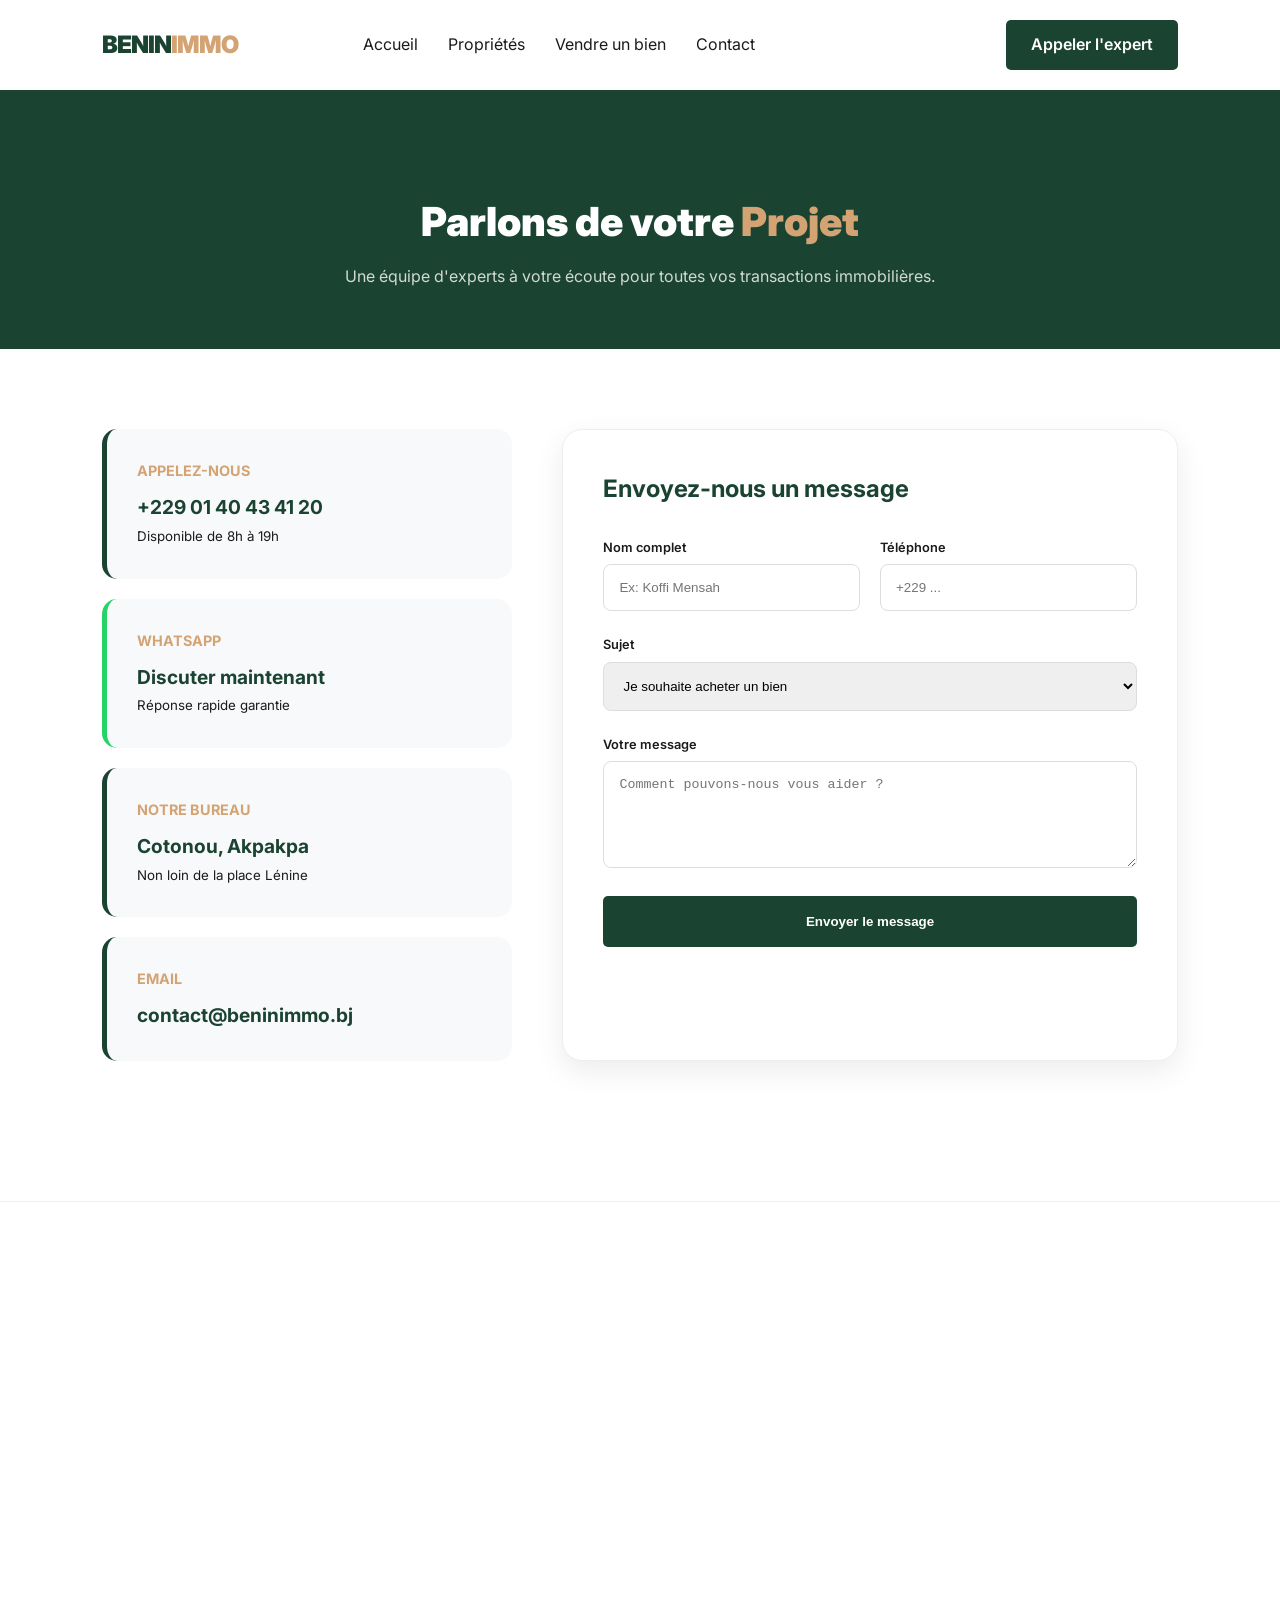
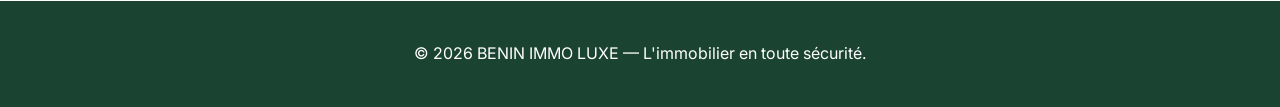
<file: contact.html>
<!DOCTYPE html>
<html lang="fr">
<head>
    <meta charset="UTF-8">
    <meta name="viewport" content="width=device-width, initial-scale=1.0">
    <title>Contactez-nous | Benin Immo Luxe</title>
    <link href="https://fonts.googleapis.com/css2?family=Inter:wght@300;400;600;700;900&display=swap" rel="stylesheet">
    <link rel="stylesheet" href="css/theme.css">
    <link rel="stylesheet" href="css/main.css">
    <link rel="stylesheet" href="css/responsive.css">
    <style>
        .contact-wrapper {
            display: grid;
            grid-template-columns: 1fr 1.5fr;
            gap: 50px;
            padding: 80px 8%;
        }

        /* Cartes de contact direct */
        .contact-methods {
            display: grid;
            gap: 20px;
        }

        .method-card {
            background: var(--bg-light);
            padding: 30px;
            border-radius: 15px;
            border-left: 5px solid var(--primary-color);
            transition: var(--transition);
        }

        .method-card:hover {
            transform: translateX(10px);
            background: white;
            box-shadow: var(--shadow);
        }

        .method-card h3 {
            font-size: 0.9rem;
            text-transform: uppercase;
            color: var(--accent-color);
            margin-bottom: 10px;
        }

        .method-card p {
            font-size: 1.2rem;
            font-weight: 700;
            color: var(--primary-color);
        }

        /* Formulaire */
        .contact-form-box {
            background: white;
            padding: 40px;
            border-radius: 20px;
            box-shadow: var(--shadow);
            border: 1px solid #eee;
        }

        .input-row {
            display: grid;
            grid-template-columns: 1fr 1fr;
            gap: 20px;
            margin-bottom: 20px;
        }

        .input-field {
            width: 100%;
            padding: 15px;
            border: 1px solid #ddd;
            border-radius: 8px;
            margin-top: 5px;
        }

        .map-container {
            width: 100%;
            height: 400px;
            margin-top: 60px;
            filter: grayscale(0.5);
            border-top: 1px solid #eee;
        }

        @media (max-width: 900px) {
            .contact-wrapper { grid-template-columns: 1fr; }
            .input-row { grid-template-columns: 1fr; }
        }
    </style>
</head>
<body>

    <nav class="navbar">
    <div class="logo">BENIN<span>IMMO</span></div>
    
    <ul class="nav-links" id="navLinks">
        <li><a href="index.html" class="active">Accueil</a></li>
        <li><a href="biens.html">Propriétés</a></li>
        <li><a href="publier.html">Vendre un bien</a></li>
        <li><a href="contact.html">Contact</a></li>
    </ul>

    <div class="menu-toggle" id="mobile-menu">
        <span class="bar"></span>
        <span class="bar"></span>
        <span class="bar"></span>
    </div>

    <div class="nav-contact nav-btn-desktop">
        <a href="tel:+2290140434120" class="btn btn-primary">Appeler l'expert</a>
    </div>
</nav>

   <header style="background: var(--primary-color); color: white; padding: 100px 8% 60px; text-align: center;">
        <h1 style="font-size: 2.5rem; font-weight: 900;">Parlons de votre <span style="color: var(--accent-color);">Projet</span></h1>
        <p style="opacity: 0.8; margin-top: 10px;">Une équipe d'experts à votre écoute pour toutes vos transactions immobilières.</p>
    </header>

    <main class="contact-wrapper">
        
        <div class="contact-methods">
            <div class="method-card">
                <h3>Appelez-nous</h3>
                <p>+229 01 40 43 41 20</p>
                <small>Disponible de 8h à 19h</small>
            </div>

            <a href="https://wa.me/2290140434120" style="text-decoration: none;">
                <div class="method-card" style="border-left-color: #25D366;">
                    <h3>WhatsApp</h3>
                    <p>Discuter maintenant</p>
                    <small>Réponse rapide garantie</small>
                </div>
            </a>

            <div class="method-card">
                <h3>Notre Bureau</h3>
                <p>Cotonou, Akpakpa</p>
                <small>Non loin de la place Lénine</small>
            </div>

            <div class="method-card">
                <h3>Email</h3>
                <p>contact@beninimmo.bj</p>
            </div>
        </div>

        <div class="contact-form-box">
            <h2 style="margin-bottom: 25px; color: var(--primary-color);">Envoyez-nous un message</h2>
            <form id="contactForm">
                <div class="input-row">
                    <div>
                        <label style="font-size: 0.8rem; font-weight: 600;">Nom complet</label>
                        <input type="text" class="input-field" placeholder="Ex: Koffi Mensah">
                    </div>
                    <div>
                        <label style="font-size: 0.8rem; font-weight: 600;">Téléphone</label>
                        <input type="tel" class="input-field" placeholder="+229 ...">
                    </div>
                </div>

                <div style="margin-bottom: 20px;">
                    <label style="font-size: 0.8rem; font-weight: 600;">Sujet</label>
                    <select class="input-field">
                        <option>Je souhaite acheter un bien</option>
                        <option>Je souhaite louer un bien</option>
                        <option>Je souhaite vendre mon bien</option>
                        <option>Autre demande</option>
                    </select>
                </div>

                <div style="margin-bottom: 20px;">
                    <label style="font-size: 0.8rem; font-weight: 600;">Votre message</label>
                    <textarea class="input-field" rows="5" placeholder="Comment pouvons-nous vous aider ?"></textarea>
                </div>

                <button type="submit" class="btn btn-primary" style="width: 100%; padding: 18px;">Envoyer le message</button>
            </form>
        </div>

    </main>

    <div class="map-container">
        <iframe src="https://www.google.com/maps/embed?pb=!1m18!1m12!1m3!1d63428.14022420658!2d2.411606!3d6.367629!2m3!1f0!2f0!3f0!3m2!1i1024!2i768!4f13.1!3m3!1m2!1s0x1023558c42022723%3A0x629676e62d46e321!2sCotonou!5e0!3m2!1sfr!2sbj!4v1700000000000!5m2!1sfr!2sbj" width="100%" height="100%" style="border:0;" allowfullscreen="" loading="lazy"></iframe>
    </div>

    <footer style="background: var(--primary-color); color: white; padding: 40px 8%; text-align: center;">
        <p>© 2026 BENIN IMMO LUXE — L'immobilier en toute sécurité.</p>
    </footer>

    <script src="js/scripts.js"></script>
</body>
</html>
</file>
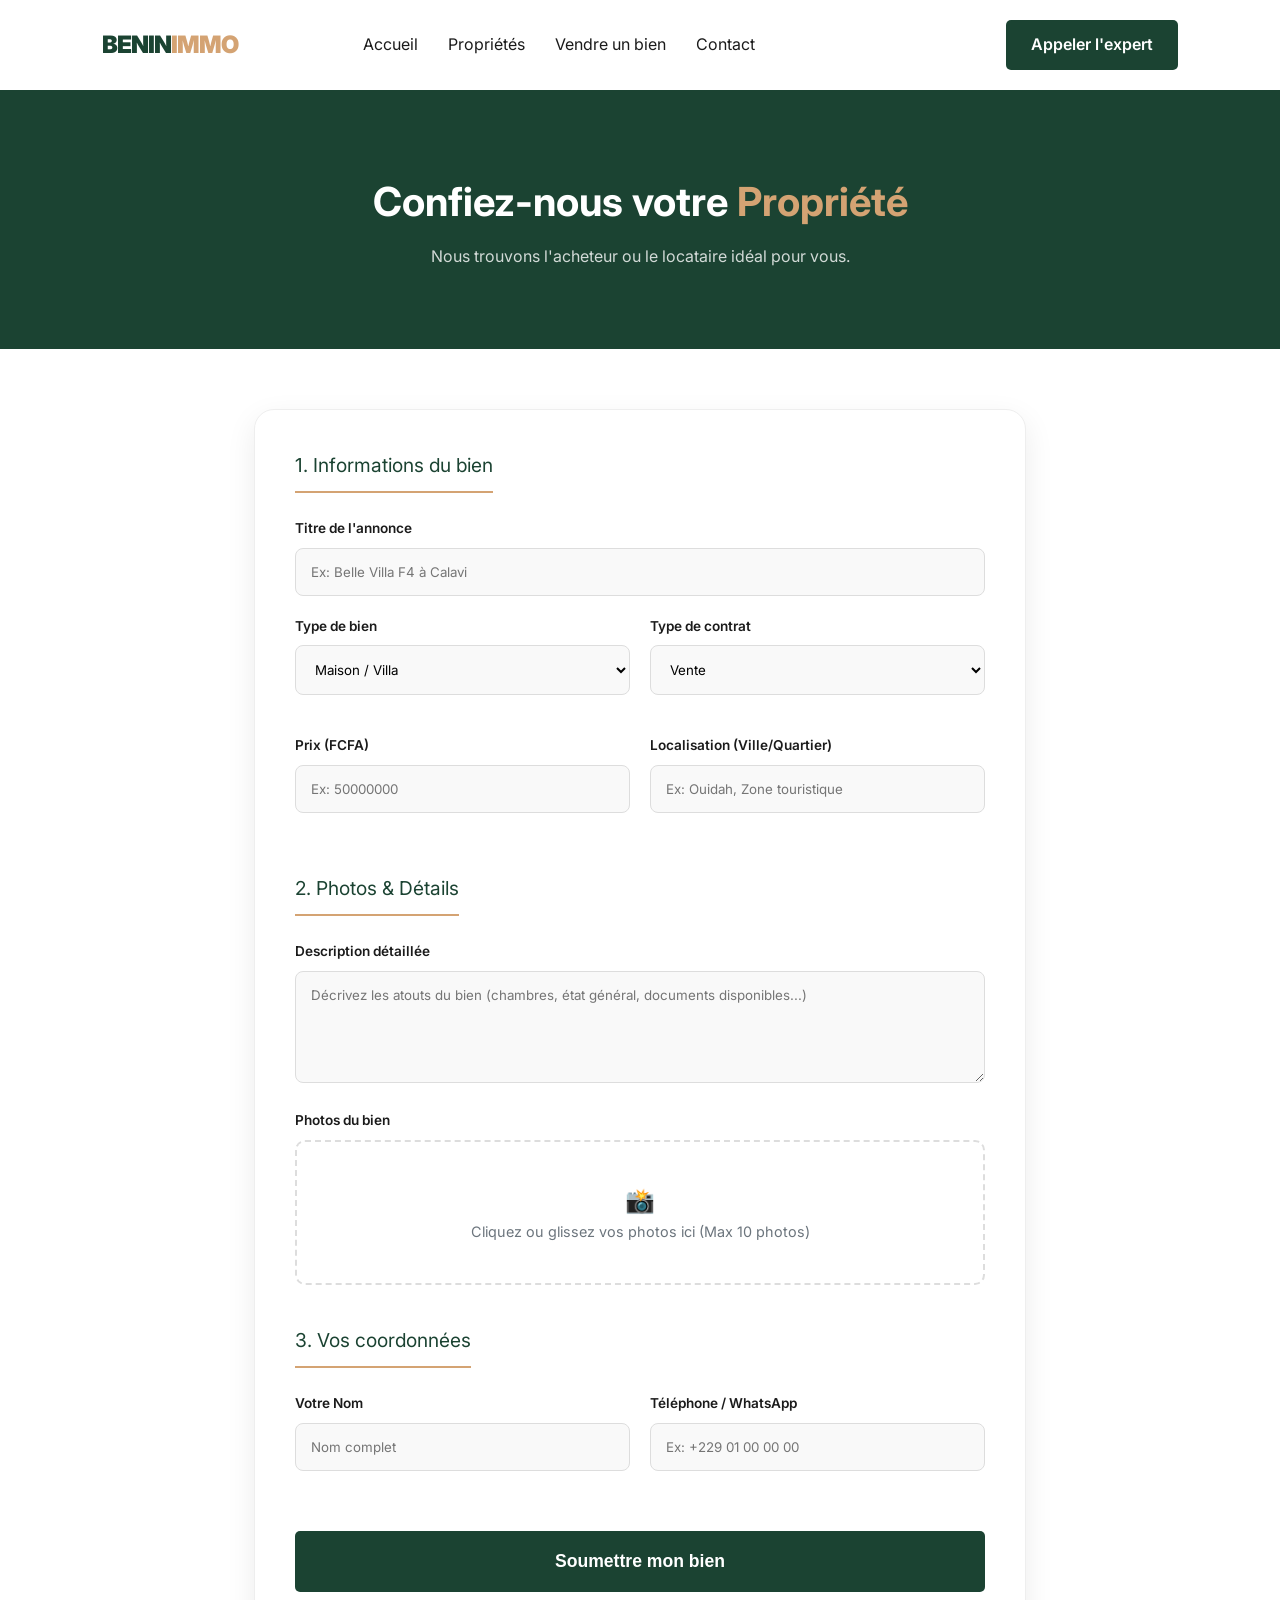
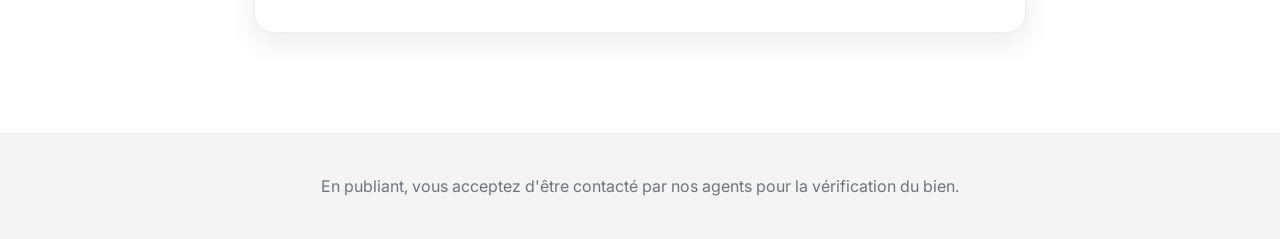
<file: publier.html>
<!DOCTYPE html>
<html lang="fr">
<head>
    <meta charset="UTF-8">
    <meta name="viewport" content="width=device-width, initial-scale=1.0">
    <title>Vendre ou Louer votre bien | Benin Immo Luxe</title>
    <link href="https://fonts.googleapis.com/css2?family=Inter:wght@300;400;600;700;900&display=swap" rel="stylesheet">
    <link rel="stylesheet" href="css/theme.css">
    <link rel="stylesheet" href="css/main.css">
    <link rel="stylesheet" href="css/responsive.css">
    <style>
        .publish-container {
            max-width: 900px;
            margin: 60px auto 100px;
            padding: 0 5%;
        }

        .form-card {
            background: white;
            padding: 40px;
            border-radius: 20px;
            box-shadow: var(--shadow);
            border: 1px solid #eee;
        }

        .form-section-title {
            font-size: 1.2rem;
            color: var(--primary-color);
            margin-bottom: 25px;
            padding-bottom: 10px;
            border-bottom: 2px solid var(--accent-color);
            display: inline-block;
        }

        .grid-inputs {
            display: grid;
            grid-template-columns: 1fr 1fr;
            gap: 20px;
            margin-bottom: 20px;
        }

        .input-group {
            margin-bottom: 20px;
        }

        .input-group label {
            display: block;
            font-size: 0.85rem;
            font-weight: 600;
            margin-bottom: 8px;
            color: var(--text-dark);
        }

        .input-group input, 
        .input-group select, 
        .input-group textarea {
            width: 100%;
            padding: 15px;
            border: 1px solid #ddd;
            border-radius: 8px;
            background: #f9f9f9;
            font-family: 'Inter', sans-serif;
        }

        .input-group input:focus {
            border-color: var(--primary-color);
            background: white;
            outline: none;
        }

        .file-upload {
            border: 2px dashed #ddd;
            padding: 40px;
            text-align: center;
            border-radius: 10px;
            cursor: pointer;
            transition: 0.3s;
        }

        .file-upload:hover {
            border-color: var(--accent-color);
            background: #fffdfa;
        }

        @media (max-width: 600px) {
            .grid-inputs { grid-template-columns: 1fr; }
            .form-card { padding: 25px; }
        }
    </style>
</head>
<body>

    <nav class="navbar">
    <div class="logo">BENIN<span>IMMO</span></div>
    
    <ul class="nav-links" id="navLinks">
        <li><a href="index.html" class="active">Accueil</a></li>
        <li><a href="biens.html">Propriétés</a></li>
        <li><a href="publier.html">Vendre un bien</a></li>
        <li><a href="contact.html">Contact</a></li>
    </ul>

    <div class="menu-toggle" id="mobile-menu">
        <span class="bar"></span>
        <span class="bar"></span>
        <span class="bar"></span>
    </div>

    <div class="nav-contact nav-btn-desktop">
        <a href="tel:+2290140434120" class="btn btn-primary">Appeler l'expert</a>
    </div>
</nav>

   <header style="background: var(--primary-color); color: white; padding: 80px 8%; text-align: center;">
        <h1 style="font-size: 2.5rem;">Confiez-nous votre <span style="color: var(--accent-color);">Propriété</span></h1>
        <p style="opacity: 0.8; margin-top: 10px;">Nous trouvons l'acheteur ou le locataire idéal pour vous.</p>
    </header>
    <main class="publish-container">
        <div class="form-card">
            <form id="publishForm">
                
                <div class="form-section-title">1. Informations du bien</div>
                
                <div class="input-group">
                    <label>Titre de l'annonce</label>
                    <input type="text" placeholder="Ex: Belle Villa F4 à Calavi" required>
                </div>

                <div class="grid-inputs">
                    <div class="input-group">
                        <label>Type de bien</label>
                        <select>
                            <option>Maison / Villa</option>
                            <option>Appartement</option>
                            <option>Terrain / Parcelle</option>
                            <option>Bureau / Commerce</option>
                        </select>
                    </div>
                    <div class="input-group">
                        <label>Type de contrat</label>
                        <select>
                            <option>Vente</option>
                            <option>Location mensuelle</option>
                            <option>Location saisonnière</option>
                        </select>
                    </div>
                </div>

                <div class="grid-inputs">
                    <div class="input-group">
                        <label>Prix (FCFA)</label>
                        <input type="number" placeholder="Ex: 50000000">
                    </div>
                    <div class="input-group">
                        <label>Localisation (Ville/Quartier)</label>
                        <input type="text" placeholder="Ex: Ouidah, Zone touristique">
                    </div>
                </div>

                <div class="form-section-title" style="margin-top: 20px;">2. Photos & Détails</div>
                
                <div class="input-group">
                    <label>Description détaillée</label>
                    <textarea rows="5" placeholder="Décrivez les atouts du bien (chambres, état général, documents disponibles...)"></textarea>
                </div>

                <div class="input-group">
                    <label>Photos du bien</label>
                    <div class="file-upload">
                        <p style="font-size: 1.5rem;">📸</p>
                        <p style="color: var(--text-light); font-size: 0.9rem;">Cliquez ou glissez vos photos ici (Max 10 photos)</p>
                        <input type="file" multiple style="display: none;" id="fileInput">
                    </div>
                </div>

                <div class="form-section-title" style="margin-top: 20px;">3. Vos coordonnées</div>
                
                <div class="grid-inputs">
                    <div class="input-group">
                        <label>Votre Nom</label>
                        <input type="text" placeholder="Nom complet" required>
                    </div>
                    <div class="input-group">
                        <label>Téléphone / WhatsApp</label>
                        <input type="tel" placeholder="Ex: +229 01 00 00 00" required>
                    </div>
                </div>

                <button type="submit" class="btn btn-primary" style="width: 100%; padding: 20px; font-size: 1.1rem; margin-top: 20px;">
                    Soumettre mon bien
                </button>

            </form>
        </div>
    </main>

    <footer style="background: #f4f4f4; padding: 40px 8%; text-align: center; border-top: 1px solid #eee;">
        <p style="color: var(--text-light);">En publiant, vous acceptez d'être contacté par nos agents pour la vérification du bien.</p>
    </footer>

    <script src="js/scripts.js"></script>
</body>
</html>
</file>
<file: css/theme.css>
/* --- VARIABLES DE MARQUE --- */
:root {
    --primary-color: #1B4332;    /* Vert Immobilier (Confiance) */
    --accent-color: #D4A373;     /* Doré/Sable (Prestige) */
    --secondary-color: #2D6A4F;  /* Vert Clair */
    --text-dark: #1b1b1b;        /* Texte principal */
    --text-light: #6c757d;       /* Texte secondaire */
    --bg-light: #f8f9fa;         /* Fond des sections */
    --white: #ffffff;
    --transition: all 0.3s ease;
    --shadow: 0 10px 30px rgba(0,0,0,0.08);
}

/* --- RESET & BASE --- */
* {
    margin: 0;
    padding: 0;
    box-sizing: border-box;
}

body {
    font-family: 'Inter', sans-serif;
    line-height: 1.6;
    color: var(--text-dark);
    background-color: var(--white);
    overflow-x: hidden;
}

a {
    text-decoration: none;
    color: inherit;
    transition: var(--transition);
}

ul { list-style: none; }

img { max-width: 100%; display: block; }
</file>
<file: css/main.css>
/* --- NAVIGATION --- */
.navbar {
    display: flex;
    justify-content: space-between;
    align-items: center;
    padding: 20px 8%;
    background: var(--white);
    position: sticky;
    top: 0;
    z-index: 1000;
    box-shadow: 0 2px 10px rgba(0,0,0,0.05);
}

.logo {
    font-size: 1.5rem;
    font-weight: 900;
    color: var(--primary-color);
    letter-spacing: -1px;
}

.logo span { color: var(--accent-color); }

.nav-links {
    display: flex;
    gap: 30px;
}

.nav-links a:hover {
    color: var(--accent-color);
}

/* --- BOUTONS --- */
.btn {
    padding: 12px 25px;
    border-radius: 5px;
    font-weight: 600;
    cursor: pointer;
    display: inline-block;
    border: none;
}

.btn-primary {
    background-color: var(--primary-color);
    color: var(--white);
}

.btn-primary:hover {
    background-color: var(--secondary-color);
    transform: translateY(-2px);
}

/* --- CARTES DE BIENS (GRID) --- */
.property-grid {
    display: grid;
    grid-template-columns: repeat(auto-fill, minmax(350px, 1fr));
    gap: 30px;
    padding: 50px 8%;
}

.property-card {
    background: var(--white);
    border-radius: 12px;
    overflow: hidden;
    box-shadow: var(--shadow);
    transition: var(--transition);
}

.property-card:hover {
    transform: translateY(-10px);
}

.property-image {
    height: 250px;
    position: relative;
}

.property-image img {
    width: 100%;
    height: 100%;
    object-fit: cover;
}

.badge {
    position: absolute;
    top: 20px;
    left: 20px;
    background: var(--accent-color);
    color: white;
    padding: 5px 15px;
    font-size: 0.8rem;
    font-weight: 700;
    border-radius: 50px;
}

.property-info {
    padding: 25px;
}

.property-price {
    color: var(--primary-color);
    font-size: 1.4rem;
    font-weight: 900;
    margin-bottom: 10px;
}

.property-features {
    display: flex;
    gap: 15px;
    margin-top: 20px;
    padding-top: 15px;
    border-top: 1px solid #eee;
    font-size: 0.9rem;
    color: var(--text-light);
}

/* --- WHATSAPP FLOATING BUTTON --- */
.whatsapp-btn {
    position: fixed;
    bottom: 30px;
    right: 30px;
    background: #25D366;
    color: white;
    width: 60px;
    height: 60px;
    border-radius: 50%;
    display: flex;
    align-items: center;
    justify-content: center;
    font-size: 30px;
    box-shadow: 0 4px 15px rgba(0,0,0,0.2);
    z-index: 1000;
}
</file>
<file: css/responsive.css>
/* ==========================================================
   RESPONSIVE DESIGN - BENIN IMMO LUXE (SMART THEME)
   ========================================================== */

/* --- 1. TABLETTES (Moins de 1024px) --- */
@media (max-width: 1024px) {
    .navbar {
        padding: 15px 5%;
    }
    
    .property-grid {
        grid-template-columns: repeat(2, 1fr); /* 2 colonnes au lieu de 3 */
        padding: 40px 5%;
    }

    h1 { font-size: 3rem; }
}

/* --- 2. SMARTPHONES & TABLETTES PORTRAIT (Moins de 768px) --- */
@media (max-width: 768px) {
    
    /* GESTION DE LA NAVIGATION SMART */
    .nav-btn-desktop { 
        display: none; /* Cache le bouton appel/devis sur mobile pour aérer */
    }

    .menu-toggle { 
        display: block; 
        cursor: pointer; 
        z-index: 1001; 
    }

    .menu-toggle .bar {
        display: block; 
        width: 25px; 
        height: 3px; 
        margin: 5px auto;
        background-color: var(--primary); 
        transition: 0.3s;
    }

    .nav-links {
        position: fixed; 
        top: 0; 
        left: -100%; /* Menu caché à gauche par défaut */
        flex-direction: column;
        background: rgba(255, 255, 255, 0.95);
        backdrop-filter: blur(15px); /* Effet flou moderne */
        -webkit-backdrop-filter: blur(15px);
        width: 100%; 
        height: 100vh;
        padding-top: 100px; 
        transition: 0.5s cubic-bezier(0.4, 0, 0.2, 1);
        z-index: 1000; 
        display: flex !important; /* Force l'affichage pour le contrôle JS */
    }

    .nav-links.active { 
        left: 0; /* Le menu glisse sur l'écran au clic */
    }

    .nav-links li { 
        margin: 15px 0; 
        font-size: 1.2rem; 
        font-weight: 700; 
        text-align: center;
    }

    /* Animation du bouton Burger se transformant en Croix (X) */
    .menu-toggle.is-active .bar:nth-child(2) { opacity: 0; }
    .menu-toggle.is-active .bar:nth-child(1) { transform: translateY(8px) rotate(45deg); }
    .menu-toggle.is-active .bar:nth-child(3) { transform: translateY(-8px) rotate(-45deg); }


    /* MISE EN PAGE DU CONTENU */
    .hero-content h1 {
        font-size: 2.5rem;
    }

    .property-grid {
        grid-template-columns: 1fr; /* 1 seule colonne pour les maisons */
        gap: 25px;
    }

    .res-container, .contact-container, .contact-wrapper {
        grid-template-columns: 1fr; /* Grilles de contact sur 1 colonne */
        gap: 30px;
    }

    section, .section-padding {
        padding: 60px 5%;
    }
}

/* --- 3. PETITS SMARTPHONES (Moins de 480px) --- */
@media (max-width: 480px) {
    .logo {
        font-size: 1.2rem;
    }

    /* Boutons en pleine largeur pour faciliter le clic au pouce */
    .btn, .property-card .btn {
        width: 100%; 
        text-align: center;
        padding: 16px;
    }

    .property-card {
        margin-bottom: 20px;
    }

    .property-price {
        font-size: 1.2rem;
    }

    /* Ajustement du bouton flottant WhatsApp */
    .whatsapp-float, .whatsapp-btn {
        width: 50px;
        height: 50px;
        bottom: 20px;
        right: 20px;
        font-size: 25px;
    }
}

/* --- 4. OPTIMISATION MODE PAYSAGE (Horizontal) --- */
@media (max-height: 500px) {
    .hero {
        height: 120vh; /* Augmente la hauteur pour éviter que le texte soit coupé */
    }
    
    .nav-links {
        padding-top: 60px; /* Moins de padding haut si l'écran est court */
        overflow-y: auto;  /* Permet de scroller dans le menu si besoin */
    }
}
</file>
